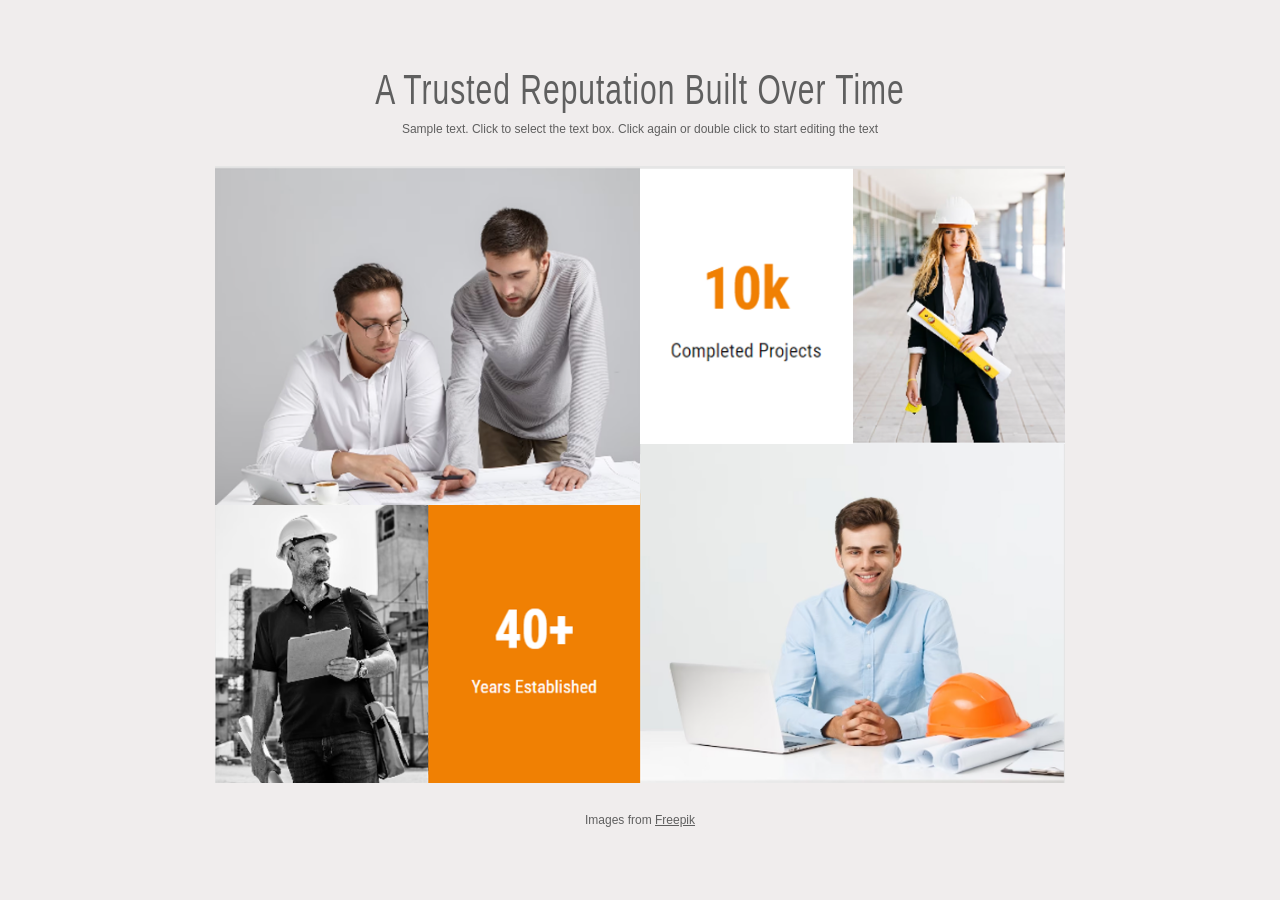
<file: task1/index.html>
<!doctype html>
<html lang="en">
  <head>
    <meta charset="UTF-8" />
    <meta name="viewport" content="width=device-width, initial-scale=1.0" />
    <title>Document</title>
    <link rel="stylesheet" href="./flex_style.css" />
  </head>
  <body>
    <div class="container">
      <div class="wrap">
        <div class="text">
          <h2>A Trusted Reputation Built Over Time</h2>
          <p>Sample text. Click to select the text box. Click again or double click to start editing the text</p>
        </div>
        <div class="group">
          <div class="block">
            <div class="only">
              <img src="./images/first_b_1.png" alt="builders" />
            </div>
            <div class="together">
              <img src="./images/first_s_2 (2).png" alt="builder" />
              <img src="./images/first_s_2.png" alt="public1" />
            </div>
          </div>
          <div class="block">
            <div class="together">
              <img src="./images/second_s_1.png" alt="public2" />
              <img src="./images/second_s_2.png" alt="engineer1" />
            </div>
            <div class="only">
              <img src="./images/second-b_.png" alt="engineer2" />
            </div>
          </div>
        </div>
        <p>Images from <a href="###">Freepik</a></p>
      </div>
    </div>
  </body>
</html>
</file>
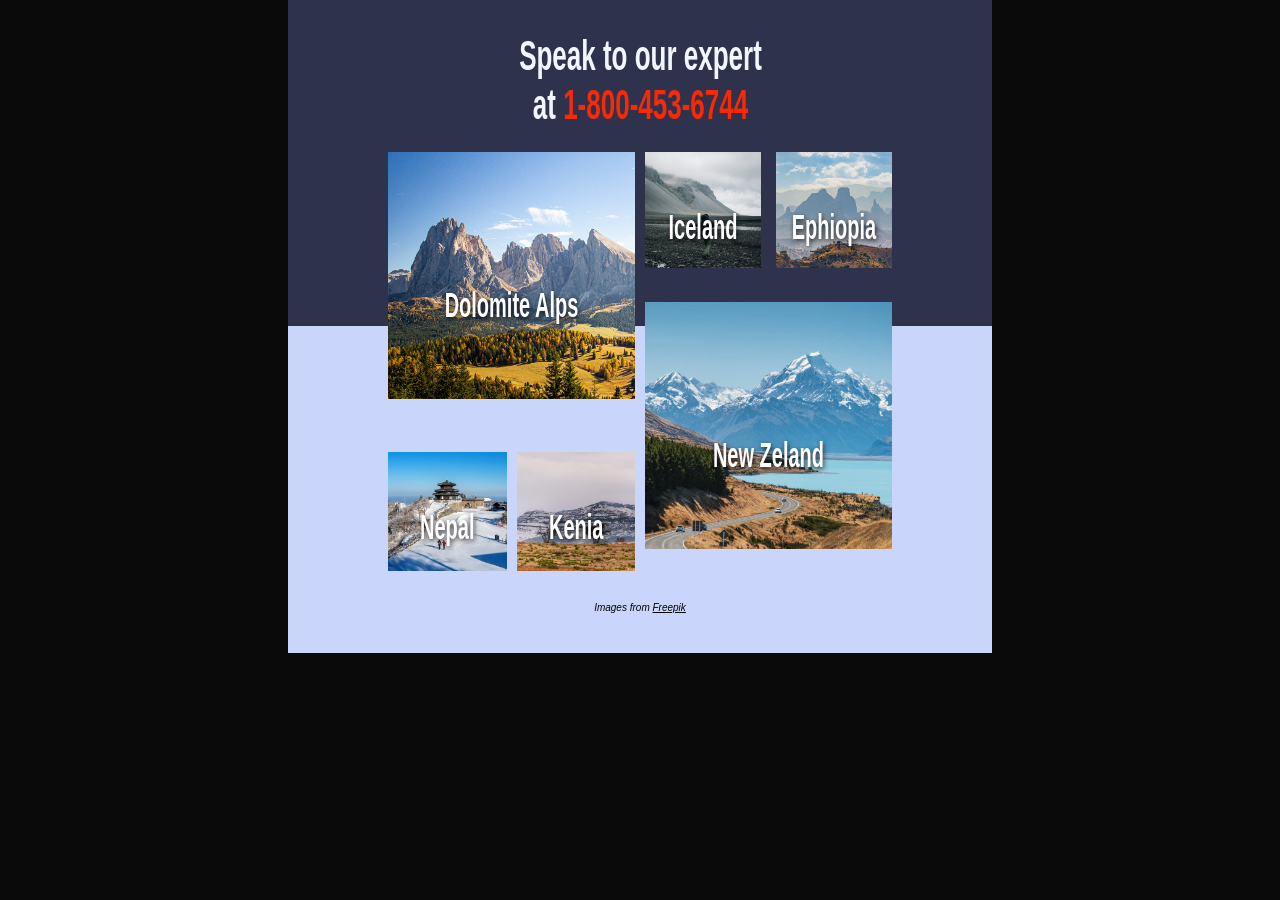
<file: task2/index.html>
<!doctype html>
<html lang="en">
  <head>
    <meta charset="UTF-8" />
    <meta name="viewport" content="width=device-width, initial-scale=1.0" />
    <title>Speak To Expert</title>
    <link rel="stylesheet" href="grid_style.css" />
  </head>
  <body>
    <div class="container">
      <div class="header">Speak to our expert <br />at <a href="###">1-800-453-6744</a></div>
      <div class="left">
        <div class="alps">
          <img src="images/alps.jpg" alt="alps" />
          <h2>Dolomite Alps</h2>
        </div>
        <div class="united">
          <section>
            <img src="images/nepal.jpg" alt="nepal" />
            <h2>Nepal</h2>
          </section>
          <section>
            <img src="images/kenia.jpg" alt="kenia" />
            <h2>Kenia</h2>
          </section>
        </div>
      </div>
      <div class="right">
        <div class="united">
          <section>
            <img src="images/iceland.jpg" alt="iceland" />
            <h2>Iceland</h2>
          </section>
          <section>
            <img src="images/ethiopia.jpg" alt="ethiopia" />
            <h2>Ephiopia</h2>
          </section>
        </div>
        <div class="zel">
          <img src="images/newzeland.jpg" alt="zeland" />
          <h2>New Zeland</h2>
        </div>
      </div>
      <p>Images from <a href="###">Freepik</a></p>
    </div>
  </body>
</html>
</file>
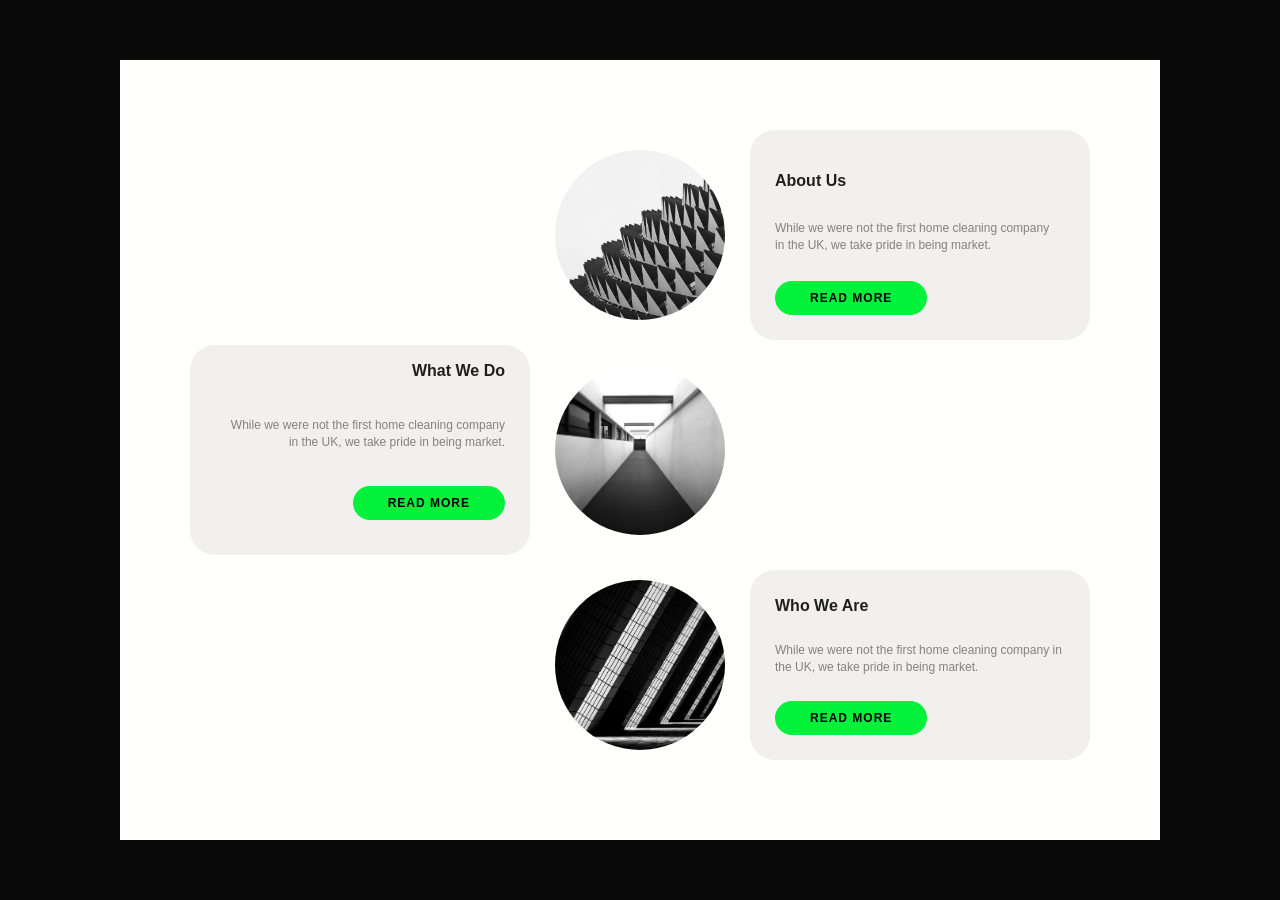
<file: task3/index.html>
<!DOCTYPE html>
<html lang="en">
<head>
    <meta charset="UTF-8">
    <meta name="viewport" content="width=device-width, initial-scale=1.0">
    <title>Document</title>
    <link rel="stylesheet" href="flex_style.css">
</head>
<body>
    <div class="container">
        <!--1.1-->
        <div class="direction-right">
        </div>
        <!--1.2-->
        <div class="photo">
            <img src="images/pexels-photo-3914752.jpg" alt="model1">
        </div>
        <!--1.3-->
        <div class="direction-left">
            <h2>About Us</h2>
            <p>While we were not the first home cleaning company in the UK, we take pride in being market.</p>
            <button>READ MORE</button>
        </div>
        <!--2.1-->
        <div class="direction-right">
            <h2>What We Do</h2>
            <p>While we were not the first home cleaning company in the UK, we take pride in being market.</p>
            <button>READ MORE</button>
        </div>
        <!--2.2-->
        <div class="photo"><img src="images/pexels-mohamed-abdelsadig-3196486.jpg" alt="model2"></div>
        <!--2.3-->
        <div class="direction-left">
        </div>
        <!--3.1-->
        <div class="direction-right">
        </div>
        <!--3.2-->
        <div class="photo">
            <img src="images/pexels-harry-shum-12694483.jpg" alt="model3">
        </div>
        <!--3.3-->
        <div class="direction-left">
            <h2>Who We Are</h2>
            <p>While we were not the first home cleaning company in the UK, we take pride in being market.</p>
            <button>READ MORE</button>
        </div>
    </div>   
</body>
</html>
</file>
<file: task1/flex_style.css>
* {
  box-sizing: border-box;
  margin: 0;
  padding: 0;
}

.container {
  color: rgb(95, 95, 95);
  background-color: #f0eded;
  font-family: Verdana, Geneva, Tahoma, sans-serif;
  width: 100%;
  min-height: 100vh;
  display: flex;
  justify-content: center;
  align-items: center;
  padding: 40px 0;
}

.wrap {
  width: 80%; 
  max-width: 850px;
  

  display: flex;
  flex-direction: column;
  gap: 30px;
}

.text {
  width: 100%;
  margin: 0 auto;
  display: flex;
  flex-direction: column;
  gap: 15px;
  text-align: center;
}

.text h2 {
  font-size: 30px;
  font-weight: 200;
  transform: scaleY(1.4);
  letter-spacing: 1px;
}

.text p {
  font-size: 12px;
}

.group {
  display: flex;
  width: 100%;
  align-items: stretch;
  gap: 0;
}

.block {
  flex: 1; 
  display: flex;
  flex-direction: column; 
}

.block .only {
  width: 100%;
  height: 55%;
}

.block .together {
  width: 100%;
  height: 45%;
  display: flex; 
}

.block .together img {
  flex: 1; 
  width: 50%;
}
img {
  width: 100%;
  height: 100%;
  display: block;
  object-fit: cover; 
}

.wrap > p {
  text-align: center;
  font-size: 12px;
}

.wrap > p a {
  color: rgb(95, 95, 95);
}
</file>
<file: task2/grid_style.css>
* {
  box-sizing: border-box;
  margin: 0;
  padding: 0;
}
body {
  font-family: "Lucida Sans", sans-serif;
  background-color: #0a0a0a;
  min-height: 100vh;
  display: block;
  place-items: center;
}
.container {
  background: linear-gradient(180deg, #2f324c 0%, #2f324c 50%, #c9d5fb 50%, #c9d5fb 100%);

  padding: 20px 100px;
  width: 55%;
  max-width: 950px;
  height: max-content;
  margin: auto;

  display: grid;
  grid-template-columns: repeat(4, 1fr);
  grid-template-rows: auto repeat(3, 140px);
  gap: 10px;
}

.header {
  grid-column: 2/4;
  grid-row: 1;
  text-align: center;
  color: aliceblue;
  font-size: 26px;
  font-weight: 700;
  transform: scaleY(1.6);
  transform-origin: center;

  margin: 30px 0;
}
.header a {
  color: rgb(248, 42, 5);
  text-decoration: none;
}
.container > p {
  grid-column: 1/5;
  grid-row: 5;
  font-style: italic;
  font-size: 10px;
  text-align: center;
  padding-bottom: 20px;
}

.container > p a {
  text-decoration: underline;
  color: #000000;
}
.container > p a:hover {
  color: #000000;
}

.left,
.right {
  display: contents;
}

.alps {
  grid-column: 1 / 3;
  grid-row: 2 / 4;
}
.left .united {
  grid-column: 1 / 3;
  grid-row: 4;

  display: grid;
  grid-template-columns: 1fr 1fr;
  gap: 10px;
}

.right .united {
  grid-column: 3 / 5;
  grid-row: 2;
  display: grid;
  grid-template-columns: 1fr 1fr;
  gap: 15px;
}
.zel {
  grid-column: 3 / 5;
  grid-row: 3 / 5;
}

.alps,
.zel,
section {
  position: relative;
  overflow: hidden;
  width: 100%;
  height: 100%;
  aspect-ratio: 5/3;
}
img {
  width: 100%;
  height: auto;
  display: block;
  object-fit: cover;
}

h2 {
  position: absolute;
  top: 52%;
  width: 100%;
  text-align: center;
  font-size: 20px;

  /*letter-spacing: -1px;*/
  transform: scaleY(1.8);
  transform-origin: bottom;

  color: white;
  text-shadow: 1px 1px 4px rgba(0, 0, 0, 0.8);
}

@media (max-width: 900px) {
  .container {
    width: 95%;
    padding: 20px;
    grid-template-columns: 1fr;
    grid-template-rows: auto;
  }
  .header,
  .container > p,
  .alps,
  .zel,
  .left .united,
  .right .united {
    grid-column: 1 / -1; /*  1 / -1 ::::Почни з першої лінії і розтягнися до останньої доступної лінії*/
    grid-row: auto; /* Liberta as linhas fixas antigas */
  }
  .left .united,
  .right .united {
    grid-template-columns: 1fr;
  }
  .alps,
  .zel,
  .left .united img,
  .right .united img {
    height: 250px;
    border-radius: 8px;
  }
}
</file>
<file: task3/flex_style.css>
* { 
  box-sizing: border-box; 
  margin: 0;
  padding: 0;
} 

body {
  font-family: 'Lucida Sans', 'Lucida Sans Regular', 'Lucida Grande', 'Lucida Sans Unicode', Geneva, Verdana, sans-serif;
  background-color: #0a0a0a; 
  margin: 0; 
  font-size: 12px;
  line-height: 1.4;
  color: #858181; 
  min-height: 100vh;
  display: flex;
  justify-content: center;
  align-items: center;
} 

.container { 
  background-color: rgb(255, 255, 254);               
  padding: 70px; 
  margin: 0; 
  display: flex;
  flex-wrap: wrap;     
  width: 1040px;          /*  340px + 210px + 340px + (2 * 5px = gap ) + 70+70-padding*/
  justify-content: center;
  align-items: center;
  gap: 5px;  
} 



/*   1, 4 e 7 (left - 340px)   ----3n+1  

     3, 6 e 9 (right - 340px)  ---3n+3
3n+3: 
n = 0 → (3 × 0) + 3 = 3
n = 1 → (3 × 1) + 3 = 6
n = 2 → (3 × 2) + 3 = 9*/
.container > div:nth-child(3n+1),
.container > div:nth-child(3n+3)  {
  width: 340px;
  height: 210px;
}

/* 2, 5 e 8  - 210px */
.container > div:nth-child(3n+2) {
  width: 210px;
  height: 210px;
}

.container > div:nth-child(3), 
.container > div:nth-child(4), 
.container > div:nth-child(9) { 
  background-color: #f1f0ef;
  border-radius: 25px; 
  font-weight: 300; 
}

.container > div:nth-child(9) {
  height: 190px;
  padding: 25px;
  .direction-left {
  display: flex;
  flex-direction: column;
  justify-content: space-between;
  align-items: center;
  text-align: left;
  padding: 40px 40px 25px 25px;
}
}
.direction-left {
  display: flex;
  flex-direction: column;
  justify-content: space-between;
  align-items: flex-start;
  text-align: left;
  padding: 40px 40px 25px 25px;
}
.direction-right {
  display: flex;
  flex-direction: column;
  justify-content: space-between;
  align-items: flex-end;  
  text-align: right;
  padding: 15px 25px 35px 30px;
}



.container h2 {
  color: #201f1f;
  font-size: 16px;
  font-weight: 700;
  margin-bottom: 5px;
}

.container p {
  margin-bottom: 5px;
}

.container .photo {
  display: flex;
  justify-content: center;
  align-items: center;
}

.container .photo img { 
  width: 170px;  
  height: 170px;     
  display: block;     
  object-fit: cover;
  border-radius: 50%;
  flex-shrink: 0;  
}

button {
  background-color: #03f13a;
  border: none;
  border-radius: 25px;
  padding: 10px 35px;
  font-size: 12px;
  font-weight: 700;
  letter-spacing: 1px;
  cursor: pointer;
}

button:hover {
  background-color: #01d934;
}
</file>
